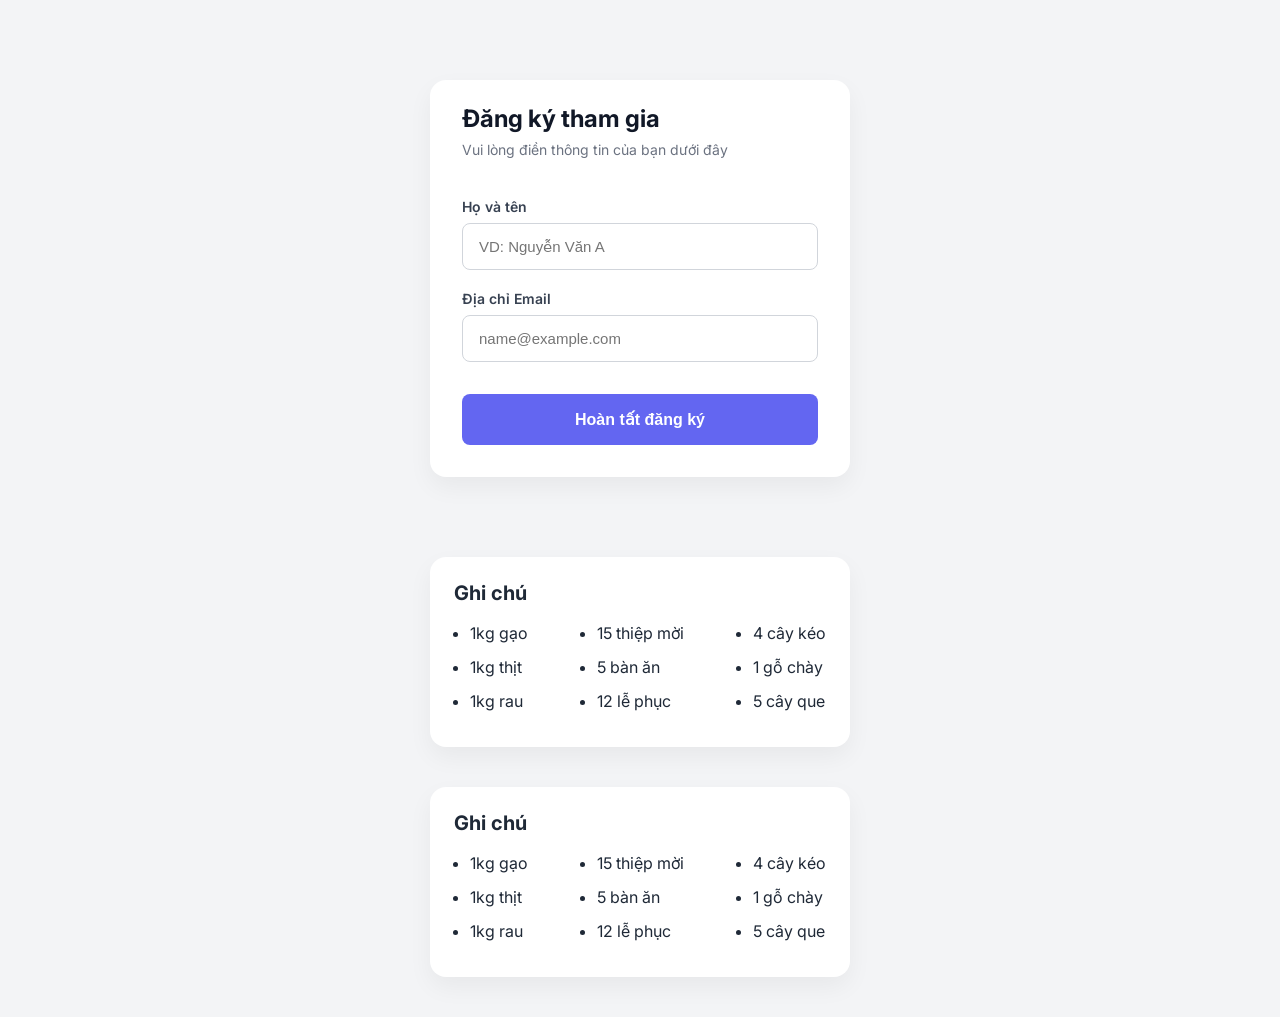
<file: Buoi4-btvn/index.html>
<!DOCTYPE html>
<html lang="vi">
<head>
  <meta charset="UTF-8">
  <meta name="viewport" content="width=device-width, initial-scale=1.0">
  <title>Bài tập Box Model</title>
  <link rel="stylesheet" href="style.css">
  <link href="https://fonts.googleapis.com/css2?family=Inter:wght@400;500;600;700&display=swap" rel="stylesheet">
</head>
<body>

  <main class="profile-card">
    <header class="card-header">
      <h2>Đăng ký tham gia</h2>
      <p>Vui lòng điền thông tin của bạn dưới đây</p>
    </header>
    
    <form class="card-body" action="#" method="POST">
      <div class="form-group">
        <label for="fullname">Họ và tên</label>
        <input type="text" id="fullname" name="fullname" class="input-field" placeholder="VD: Nguyễn Văn A" required>
      </div>
      
      <div class="form-group">
        <label for="email">Địa chỉ Email</label>
        <input type="email" id="email" name="email" class="input-field" placeholder="name@example.com" required>
      </div>

      <button type="submit" class="btn-submit">Hoàn tất đăng ký</button>
    </form>
  </main>



  <section class="version-px">
   <div><h3>Ghi chú</h3></div>
   <div class="versionpx">

    <div> 
    <ul class="content">
      <li>1kg gạo</li>
      <li>1kg thịt</li>
      <li>1kg rau</li>
    </ul>
    </div>

    <div>
      <ul class="content">
        <li>15 thiệp mời</li>
        <li>5 bàn ăn</li>
        <li>12 lễ phục</li>
      </ul>
    </div>
   
   <div>
    <ul class="content">
      <li>4 cây kéo </li>
      <li>1 gỗ chày</li>
      <li>5 cây que</li>
    </ul>
   </div>
  </div>
  </section>


<section class="version-rem">
   <div><h3>Ghi chú</h3></div>
   <div class="versionrem">

    <div> 
    <ul class="contentrem">
      <li>1kg gạo</li>
      <li>1kg thịt</li>
      <li>1kg rau</li>
    </ul>
    </div>

    <div>
      <ul class="contentrem">
        <li>15 thiệp mời</li>
        <li>5 bàn ăn</li>
        <li>12 lễ phục</li>
      </ul>
    </div>
   
   <div>
    <ul class="contentrem">
      <li>4 cây kéo </li>
      <li>1 gỗ chày</li>
      <li>5 cây que</li>
    </ul>
   </div>
  </div>
  </section>


<!--Sự khác biệt giữa đơn vị px và rem:
1. Về bản chất tính toán: px (Pixel) là đơn vị tuyệt đối (kích thước cố định theo điểm ảnh màn hình), còn rem (Root EM) là đơn vị tương đối (tính theo tỷ lệ với cỡ chữ gốc của thẻ <html>, mặc định 1rem = 16px).
2. Về khả năng co giãn theo cài đặt trình duyệt: Khi giữ cài đặt mặc định, cả hai hiển thị giống hệt nhau. Tuy nhiên, khi người dùng thay đổi cỡ chữ mặc định trong phần Cài đặt của trình duyệt (ví dụ chuyển sang Rất lớn), phiên bản dùng px giữ nguyên kích thước cố định, trong khi phiên bản dùng rem tự động phóng to (hoặc thu nhỏ) đồng bộ cả cỡ chữ lẫn khung giao diện.
-->

</body>
</html>
</file>
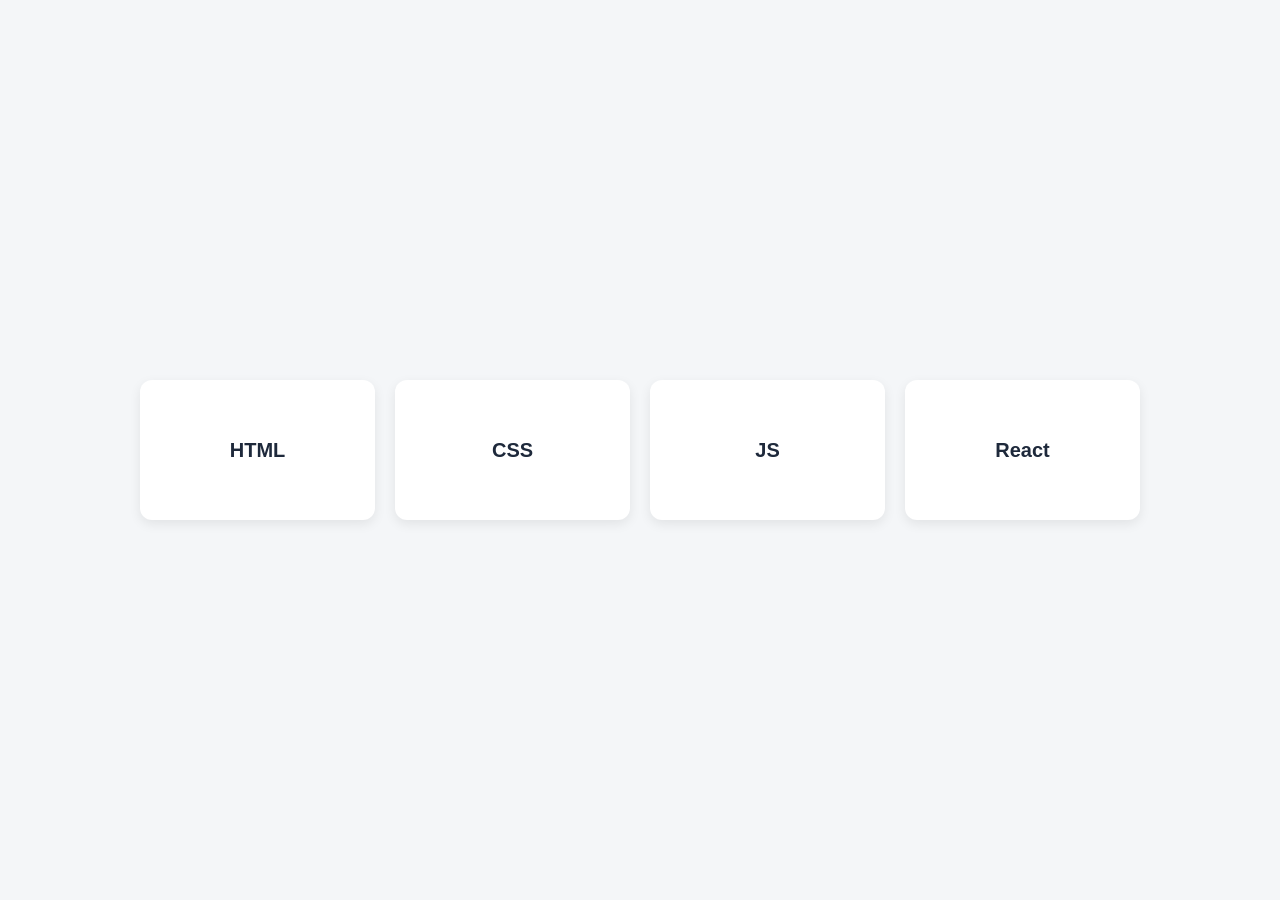
<file: Buoi6-btvn/index.html>
<!DOCTYPE html>
<html lang="vi">
<head>
  <meta charset="UTF-8">
  <meta name="viewport" content="width=device-width, initial-scale=1.0">
  <title>Flexbox Layout</title>
  <style>
    * {
      box-sizing: border-box;
      margin: 0;
      padding: 0;
    }

    body {
      min-height: 100vh;
      display: flex;
      justify-content: center;
      align-items: center;
      background-color: #f4f6f8;
      font-family: sans-serif;
    }

    .layout {
      display: flex;
      flex-wrap: wrap;
      justify-content: center;
      align-items: center;
      gap: 20px;
      width: 90%;
      max-width: 1000px;
    }

    .card {
      flex: 1 1 200px;
      height: 140px;
      display: flex;
      justify-content: center;
      align-items: center;
      background-color: #ffffff;
      border-radius: 12px;
      box-shadow: 0 4px 12px rgba(0, 0, 0, 0.08);
      font-size: 1.25rem;
      font-weight: bold;
      color: #1e293b;
    }
  </style>
</head>
<body>

  <div class="layout">
    <div class="card">HTML</div>
    <div class="card">CSS</div>
    <div class="card">JS</div>
    <div class="card">React</div>
  </div>

</body>
</html>
</file>
<file: Buoi4-btvn/style.css>
body {
  font-family: 'Inter', sans-serif;
  background-color: #f3f4f6;
  margin: 0;
  color: #1f2937;
}

.profile-card {
  background-color: #ffffff;
  width: 420px;
  margin: 80px auto;
  border-radius: 16px;
  box-shadow: 0 10px 25px rgba(0, 0, 0, 0.05);
}

.card-header {
  padding: 24px 32px 16px;
}

.card-header h2 {
  margin: 0 0 8px 0;
  font-size: 24px;
  font-weight: 700;
  color: #111827;
}

.card-header p {
  margin: 0;
  font-size: 14px;
  color: #6b7280;
}

.card-body {
  padding: 24px 32px 32px;
}

.form-group {
  margin-bottom: 20px;
}

label {
  display: block;
  font-size: 14px;
  font-weight: 600;
  margin-bottom: 8px;
  color: #374151;
}

.input-field {

  width: 100%;
  padding: 14px 16px;
  border: 1px solid #d1d5db;
  border-radius: 8px;
  font-size: 15px;
  outline: none;
}

.btn-submit {
  width: 100%;
  padding: 16px 24px;
  background-color: #6366f1;
  color: #ffffff;
  border: none;
  border-radius: 8px;
  font-size: 16px;
  font-weight: 600;
  margin-top: 12px;
}

* {
  box-sizing: border-box;
}


/* --- PHIÊN BẢN 1: DÙNG ĐƠN VỊ PX --- */
.version-px {
  background-color: white;
  width: 420px;
  margin: 40px auto;
  padding: 24px;
  border-radius: 16px;
  box-shadow: 0 10px 25px rgba(0, 0, 0, 0.05);
}

.version-px h3 {
  font-size: 20px;
  margin-top: 0;
  margin-bottom: 16px;
}

.versionpx {
  display: flex;
  flex-direction: row;
  justify-content: space-between;
}

.content {
  padding-left: 16px;
  margin: 0;
}

.content li {
  font-size: 16px;
  line-height: 1.5;
  margin-bottom: 10px;
}


.version-rem {
  background-color: white;
  width: 26.25rem; 
  margin: 2.5rem auto; 
  padding: 1.5rem; 
  border-radius: 1rem; 
  box-shadow: 0 0.625rem 1.5625rem rgba(0, 0, 0, 0.05);
}

.version-rem h3 {
  font-size: 1.25rem; 
  margin-top: 0;
  margin-bottom: 1rem; 
}

.versionrem {
  display: flex;
  flex-direction: row;
  justify-content: space-between;
}

.contentrem {
  padding-left: 1rem;
  margin: 0;
}

.contentrem li {
  font-size: 1rem;
  line-height: 1.5;
  margin-bottom: 0.625rem; 
}
</file>
